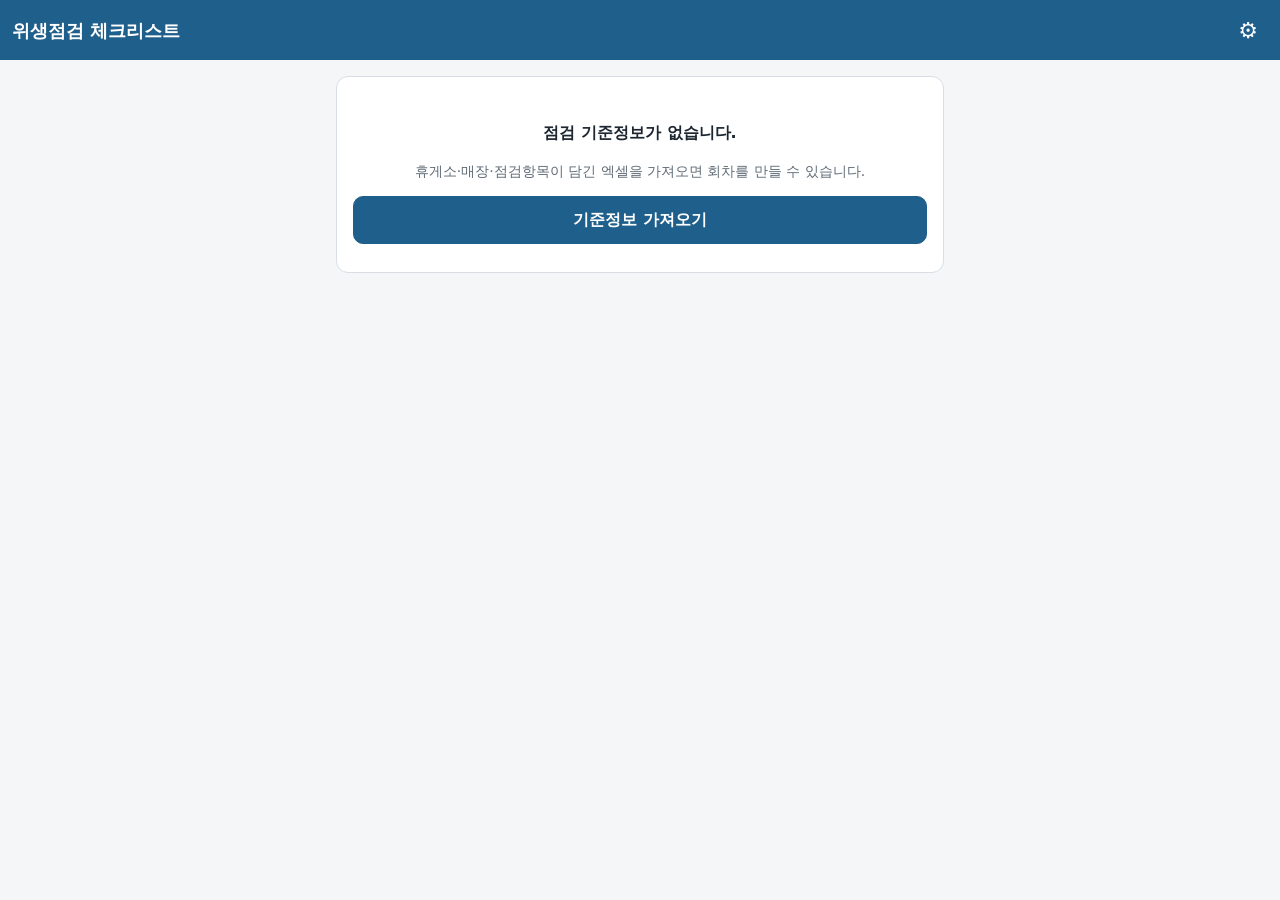
<file: 현장체크리스트/index.html>
<!doctype html>
<html lang="ko">
<head>
  <meta charset="utf-8">
  <!-- 보안 규칙: 이 웹앱 자신의 파일만 읽고, 다른 주소로는 아무것도 보내지 않는다 (외부 호스팅·사내 서버 공통) -->
  <meta http-equiv="Content-Security-Policy" content="default-src 'self'; script-src 'self'; style-src 'self' 'unsafe-inline'; img-src 'self' blob: data:; media-src 'self' blob:; connect-src 'self'; worker-src 'self'; manifest-src 'self'; object-src 'none'; base-uri 'self'; form-action 'none'">
  <meta name="referrer" content="no-referrer">
  <meta name="viewport" content="width=device-width, initial-scale=1, viewport-fit=cover">
  <meta name="theme-color" content="#1f5f8b">
  <title>위생점검 체크리스트</title>
  <link rel="stylesheet" href="css/app.css">
  <link rel="manifest" href="manifest.json">
  <link rel="icon" href="icons/icon-192.png">
  <link rel="apple-touch-icon" href="icons/icon-192.png">
</head>
<body>
  <header class="topbar">
    <button id="back" class="icon-btn" aria-label="뒤로" hidden>←</button>
    <h1 id="title">위생점검 체크리스트</h1>
    <a id="settings-link" class="icon-btn" href="#/settings" aria-label="설정">⚙</a>
  </header>
  <div id="offline" class="offline-bar" role="status" hidden>통신 끊김 — 입력은 이 기기에 계속 저장됩니다</div>
  <main id="app" aria-live="polite"></main>
  <div id="toast" role="status" hidden></div>
  <script type="module" src="js/app.js"></script>
</body>
</html>
</file>
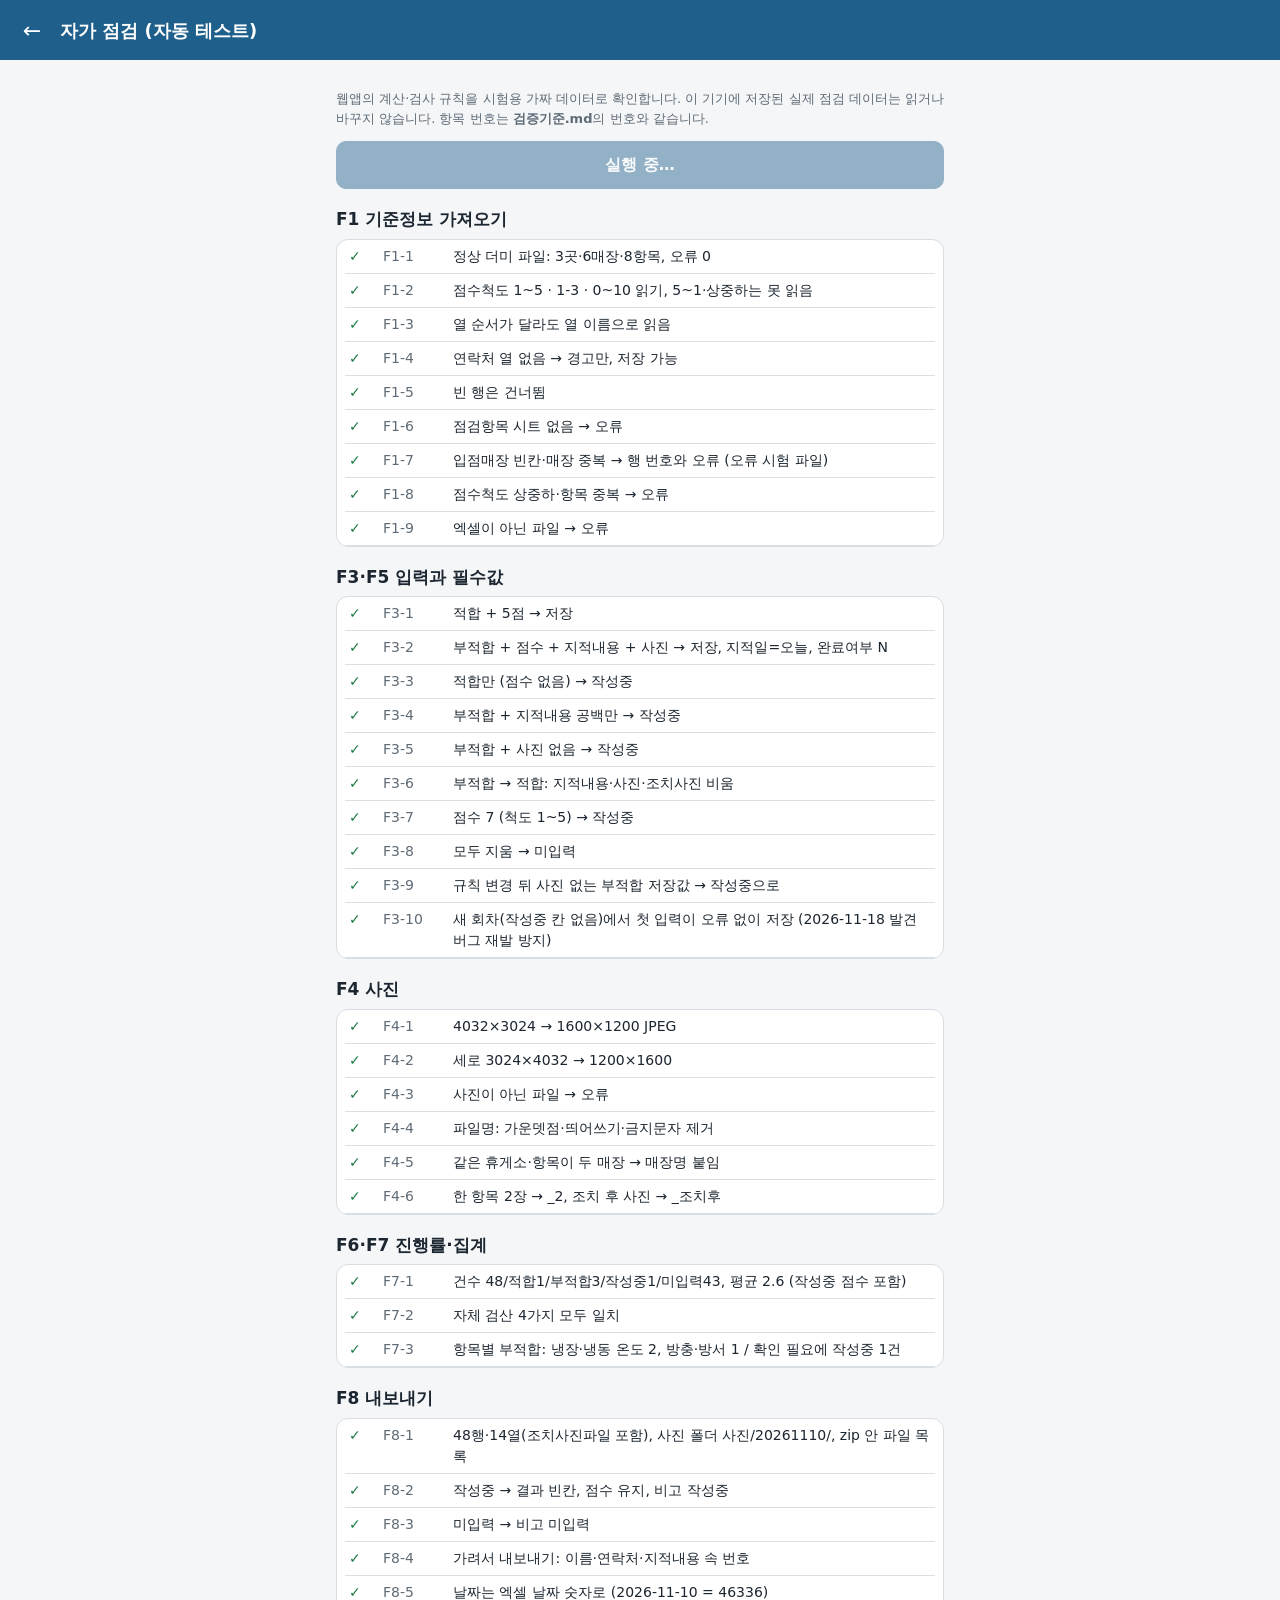
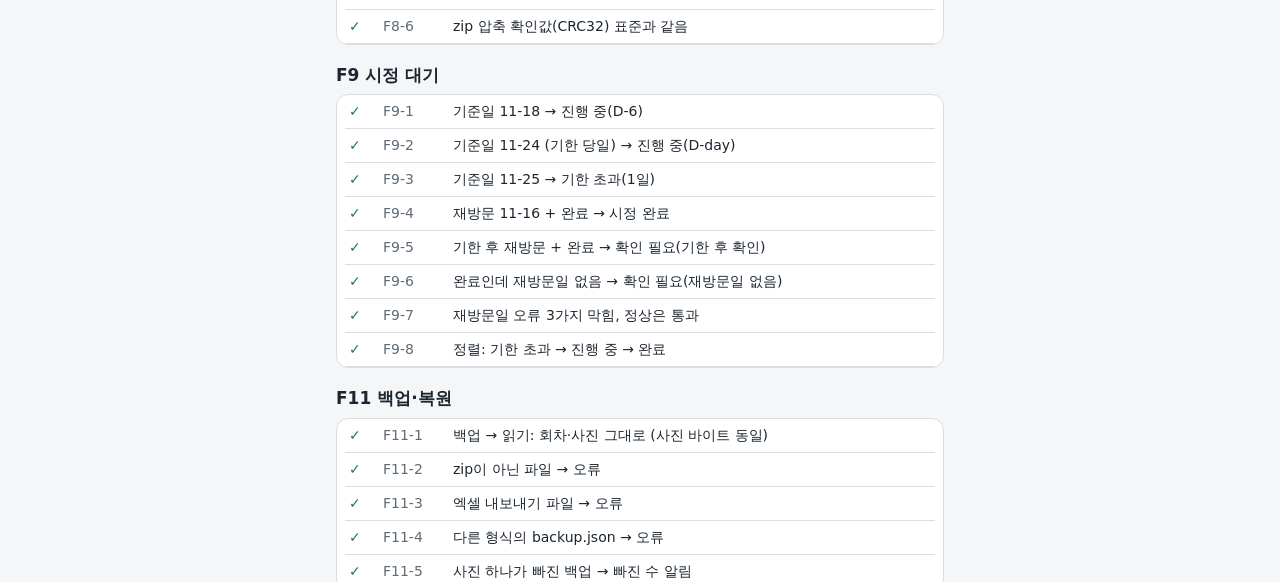
<file: 현장체크리스트/tests/index.html>
<!doctype html>
<html lang="ko">
<head>
  <meta charset="utf-8">
  <meta http-equiv="Content-Security-Policy" content="default-src 'self'; script-src 'self'; style-src 'self' 'unsafe-inline'; img-src 'self' blob: data:; connect-src 'self'; object-src 'none'; base-uri 'self'; form-action 'none'">
  <meta name="referrer" content="no-referrer">
  <meta name="viewport" content="width=device-width, initial-scale=1">
  <title>자가 점검 · 위생점검</title>
  <link rel="stylesheet" href="../css/app.css">
  <style>
    .t-group h2 { margin: 18px 0 6px; }
    .t-row { display: grid; grid-template-columns: 28px 64px 1fr; gap: 6px; padding: 6px 4px; border-bottom: 1px solid var(--line); font-size: 14px; }
    .t-row .mark { font-weight: 700; }
    .t-row.pass .mark { color: var(--ok); }
    .t-row.fail { background: var(--bad-bg); }
    .t-row.fail .mark { color: var(--bad); }
    .t-row .id { color: var(--muted); font-variant-numeric: tabular-nums; }
    .t-row .err { grid-column: 3; color: var(--bad); white-space: pre-wrap; font-size: 13px; }
    #summary { font-size: 17px; }
  </style>
</head>
<body>
  <header class="topbar">
    <a class="icon-btn" href="../#/settings" aria-label="뒤로">←</a>
    <h1>자가 점검 (자동 테스트)</h1>
  </header>
  <main>
    <p class="muted small">웹앱의 계산·검사 규칙을 시험용 가짜 데이터로 확인합니다. 이 기기에 저장된 실제 점검 데이터는 읽거나 바꾸지 않습니다.
      항목 번호는 <b>검증기준.md</b>의 번호와 같습니다.</p>
    <button type="button" id="run" class="btn block">테스트 실행</button>
    <div id="summary" class="notice" hidden></div>
    <div id="out"></div>
  </main>
  <script type="module" src="tests.js"></script>
</body>
</html>
</file>
<file: 현장체크리스트/css/app.css>
:root {
  --bg: #f4f6f8;
  --card: #ffffff;
  --text: #1c2630;
  --muted: #5f6b76;
  --line: #d8dee4;
  --primary: #1f5f8b;
  --primary-text: #ffffff;
  --ok: #1e7a46;
  --ok-bg: #e3f4ea;
  --bad: #b3261e;
  --bad-bg: #fbe6e4;
  --warn: #8a5a00;
  --warn-bg: #fff3d6;
  --radius: 12px;
}
@media (prefers-color-scheme: dark) {
  :root {
    --bg: #12171c; --card: #1c232a; --text: #e6ebf0; --muted: #9aa7b3; --line: #2e3842;
    --primary: #5aa6d6; --primary-text: #0b1620;
    --ok: #6fd39a; --ok-bg: #173325; --bad: #ff8a80; --bad-bg: #3a1d1b; --warn: #f2c25b; --warn-bg: #3a2f14;
  }
}
* { box-sizing: border-box; }
[hidden] { display: none !important; }
html, body { margin: 0; }
body {
  background: var(--bg); color: var(--text);
  font-family: "Malgun Gothic", "Apple SD Gothic Neo", system-ui, sans-serif;
  font-size: 16px; line-height: 1.5;
}
.topbar {
  position: sticky; top: 0; z-index: 10;
  display: flex; align-items: center; gap: 8px;
  padding: 10px 12px; background: var(--primary); color: var(--primary-text);
}
.topbar h1 { flex: 1; margin: 0; font-size: 18px; white-space: nowrap; overflow: hidden; text-overflow: ellipsis; }
.icon-btn {
  min-width: 40px; height: 40px; border: 0; border-radius: 8px;
  background: transparent; color: inherit; font-size: 22px; text-decoration: none;
  display: inline-flex; align-items: center; justify-content: center; cursor: pointer;
}
.icon-btn:hover { background: rgba(255,255,255,.15); }
main { max-width: 640px; margin: 0 auto; padding: 16px; }
h2 { font-size: 17px; margin: 20px 0 8px; }
.muted { color: var(--muted); font-size: 14px; }
.card {
  background: var(--card); border: 1px solid var(--line); border-radius: var(--radius);
  padding: 14px 16px; margin: 0 0 10px;
}
a.card, button.card {
  display: block; width: 100%; text-align: left; color: inherit; text-decoration: none;
  font: inherit; cursor: pointer;
}
a.card:hover, button.card:hover { border-color: var(--primary); }
.card .row { display: flex; justify-content: space-between; align-items: center; gap: 8px; }
.card .name { font-weight: 700; font-size: 17px; }
.progress { height: 6px; background: var(--line); border-radius: 3px; margin-top: 8px; overflow: hidden; }
.progress > span { display: block; height: 100%; background: var(--primary); }
.btn {
  display: inline-flex; align-items: center; justify-content: center;
  min-height: 48px; padding: 0 18px; border-radius: 10px; border: 1px solid var(--primary);
  background: var(--primary); color: var(--primary-text); font: inherit; font-weight: 700; cursor: pointer;
  text-decoration: none;
}
.btn.secondary { background: transparent; color: var(--primary); }
.btn:disabled { opacity: .45; cursor: not-allowed; }
.btn.block { width: 100%; }
.stack > * + * { margin-top: 10px; }
.notice { border-radius: 10px; padding: 12px 14px; margin: 0 0 12px; font-size: 15px; }
.notice.bad { background: var(--bad-bg); color: var(--bad); }
.notice.warn { background: var(--warn-bg); color: var(--warn); }
.notice.ok { background: var(--ok-bg); color: var(--ok); }
.notice ul { margin: 6px 0 0; padding-left: 20px; }
.badge { font-size: 13px; padding: 2px 8px; border-radius: 999px; background: var(--line); color: var(--text); white-space: nowrap; }
.badge.ok { background: var(--ok-bg); color: var(--ok); }
table { width: 100%; border-collapse: collapse; font-size: 14px; }
th, td { text-align: left; padding: 6px 8px; border-bottom: 1px solid var(--line); }
th { color: var(--muted); font-weight: 600; }
.table-wrap { overflow-x: auto; background: var(--card); border: 1px solid var(--line); border-radius: var(--radius); }
label.field { display: block; margin-bottom: 12px; }
label.field span { display: block; font-size: 14px; color: var(--muted); margin-bottom: 4px; }
select, input[type=text] {
  width: 100%; min-height: 48px; padding: 0 12px; border-radius: 10px;
  border: 1px solid var(--line); background: var(--card); color: var(--text); font: inherit;
}
.file-btn input { display: none; }
#toast {
  position: fixed; left: 50%; bottom: 24px; transform: translateX(-50%);
  background: var(--text); color: var(--bg); padding: 10px 16px; border-radius: 999px; font-size: 15px;
  max-width: calc(100% - 32px);
}
.empty { text-align: center; padding: 28px 16px; }
.small { font-size: 13px; }
.badge.warn { background: var(--warn-bg); color: var(--warn); }

/* 체크리스트 입력 */
.chips { display: flex; flex-wrap: wrap; gap: 6px; margin-bottom: 12px; }
.chip {
  width: 38px; height: 38px; border-radius: 50%; border: 2px solid var(--line);
  background: var(--card); color: var(--muted); font: inherit; font-weight: 700; cursor: pointer;
}
.chip.st-ok { background: var(--ok-bg); color: var(--ok); border-color: var(--ok-bg); }
.chip.st-bad { background: var(--bad-bg); color: var(--bad); border-color: var(--bad-bg); }
.chip.st-draft { background: var(--warn-bg); color: var(--warn); border-color: var(--warn); border-style: dashed; }
.chip.current { border-color: var(--primary); border-style: solid; box-shadow: 0 0 0 2px var(--primary); }
.item-name { font-size: 22px; margin: 4px 0 14px; }
.seg { display: grid; grid-template-columns: 1fr 1fr; gap: 8px; margin-bottom: 16px; }
.seg-btn {
  min-height: 56px; border-radius: 12px; border: 2px solid var(--line); background: var(--card);
  color: var(--text); font: inherit; font-size: 18px; font-weight: 700; cursor: pointer;
}
.seg-btn.res-ok[aria-pressed="true"] { background: var(--ok); border-color: var(--ok); color: #fff; }
.seg-btn.res-bad[aria-pressed="true"] { background: var(--bad); border-color: var(--bad); color: #fff; }
.field-label { font-size: 14px; color: var(--muted); margin-bottom: 6px; }
.scores { display: flex; gap: 8px; margin-bottom: 16px; }
.score {
  flex: 1; min-height: 52px; border-radius: 10px; border: 2px solid var(--line); background: var(--card);
  color: var(--text); font: inherit; font-size: 18px; font-weight: 700; cursor: pointer;
}
.score[aria-pressed="true"] { background: var(--primary); border-color: var(--primary); color: var(--primary-text); }
textarea {
  width: 100%; padding: 10px 12px; border-radius: 10px; border: 1px solid var(--line);
  background: var(--card); color: var(--text); font: inherit; resize: vertical;
}
.req { color: var(--bad); font-size: 12px; font-weight: 700; }
.save-status { margin: 4px 0 8px; font-size: 15px; font-weight: 600; }
.save-status.ok { color: var(--ok); }
.save-status.bad { color: var(--bad); }
.link-btn { background: none; border: 0; padding: 4px 0; color: var(--muted); text-decoration: underline; font: inherit; font-size: 14px; cursor: pointer; }
.photos { display: grid; grid-template-columns: repeat(3, 1fr); gap: 8px; margin-bottom: 10px; }
.thumb {
  padding: 0; border: 1px solid var(--line); border-radius: 8px; background: var(--card);
  overflow: hidden; cursor: pointer; color: var(--muted); font: inherit; text-align: left;
}
.thumb img { display: block; width: 100%; aspect-ratio: 4 / 3; object-fit: cover; }
.thumb span { display: block; font-size: 11px; padding: 3px 5px; word-break: break-all; }
.btn.busy { opacity: .6; pointer-events: none; }
.btn.busy::after { content: " · 처리 중…"; }
.viewer { border: 0; border-radius: var(--radius); padding: 12px; max-width: min(92vw, 640px); background: var(--card); color: var(--text); }
.viewer::backdrop { background: rgba(0, 0, 0, .7); }
.viewer img { display: block; max-width: 100%; max-height: 70vh; margin: 0 auto; border-radius: 8px; }
.viewer-actions { display: grid; grid-template-columns: 1fr 1fr; gap: 8px; }
.btn.danger { color: var(--bad); border-color: var(--bad); }
.camera video { display: block; width: 100%; max-height: 65vh; background: #000; border-radius: 8px; object-fit: contain; }
.camera .file-btn { display: block; margin-top: 10px; text-align: center; }
table.num td:not(:first-child), table.num th:not(:first-child) { text-align: right; font-variant-numeric: tabular-nums; }
table.num { font-size: 13px; }
table.num th, table.num td { white-space: nowrap; padding: 6px 3px; }
table.num th:first-child, table.num td:first-child { padding-left: 8px; }
table.num th:last-child, table.num td:last-child { padding-right: 8px; }
tr.total td { font-weight: 700; border-top: 2px solid var(--line); }
.badge.bad { background: var(--bad-bg); color: var(--bad); }
.offline-bar { background: var(--warn-bg); color: var(--warn); text-align: center; font-size: 14px; padding: 6px 12px; }
.btn.danger-fill { background: var(--bad); border-color: var(--bad); color: #fff; }
details.done-list summary { cursor: pointer; list-style: none; }
details.done-list summary h2 { display: inline; }
details.done-list summary::before { content: "▸ "; color: var(--muted); }
details.done-list[open] summary::before { content: "▾ "; }
input[type=date] {
  width: 100%; min-height: 48px; padding: 0 12px; border-radius: 10px;
  border: 1px solid var(--line); background: var(--card); color: var(--text); font: inherit;
}
.chips-row { display: flex; flex-wrap: wrap; gap: 6px; }
.chips-row .btn { min-height: 40px; padding: 0 12px; font-size: 15px; }
.notice-text textarea { margin-top: 8px; font-size: 14px; line-height: 1.5; }
ol.plain { margin: 6px 0 12px; padding-left: 22px; font-size: 14px; }
ul.plain { margin: 8px 0; padding-left: 18px; font-size: 15px; }
label.check { display: flex; gap: 8px; align-items: center; margin: 12px 0 2px; font-size: 15px; }
label.check input { width: 20px; height: 20px; }
.notice a { color: inherit; }
.card.finding { padding: 10px 14px; }
.card.pending { padding: 10px 14px; }
.bad-text { color: var(--bad); }
.navbar {
  position: sticky; bottom: 0; display: grid; grid-template-columns: 1fr 2fr; gap: 8px;
  padding: 10px 0 calc(10px + env(safe-area-inset-bottom)); background: var(--bg);
}
</file>
